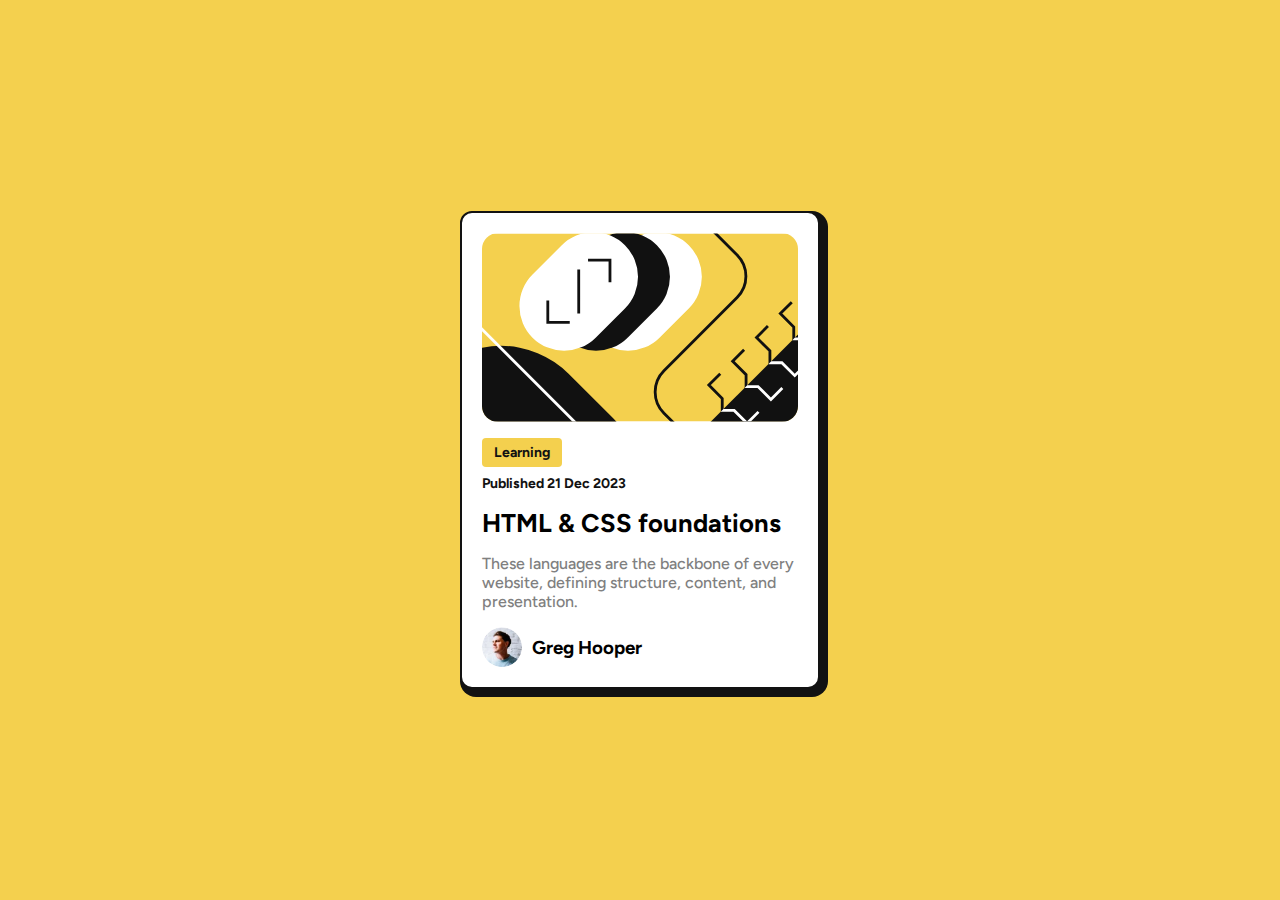
<file: blog-preview-card-main/index.html>
<!DOCTYPE html>
<html lang="en">
<head>
  <meta charset="UTF-8">
  <meta name="viewport" content="width=device-width, initial-scale=1.0"> 

  <link rel="icon" type="image/png" sizes="32x32" href="./assets/images/favicon-32x32.png">
  <link rel="stylesheet" href="style.css">
  <link rel="preconnect" href="https://fonts.googleapis.com">
<link rel="preconnect" href="https://fonts.gstatic.com" crossorigin>
<link href="https://fonts.googleapis.com/css2?family=Figtree:ital,wght@0,300..900;1,300..900&display=swap" rel="stylesheet">
  <title>Frontend Mentor | Blog preview card</title>

  
</head>
<body>
  <div class="card-container">
    <img src="./assets/images/illustration-article.svg" alt="">
    <div class="decsription">
      <h1 class="title">Learning</h1>
      <h1>Published 21 Dec 2023</h1>
    </div>
    <h1 class="heading">
      HTML & CSS foundations
    </h1>
    <p>  These languages are the backbone of every website, defining structure, content, and presentation.</p>
    <div class="avatar-container">
      <img src="./assets/images/image-avatar.webp" alt="">
      <h3>
        Greg Hooper
      </h3>
    </div>
  </div>

</body>
</html>
</file>
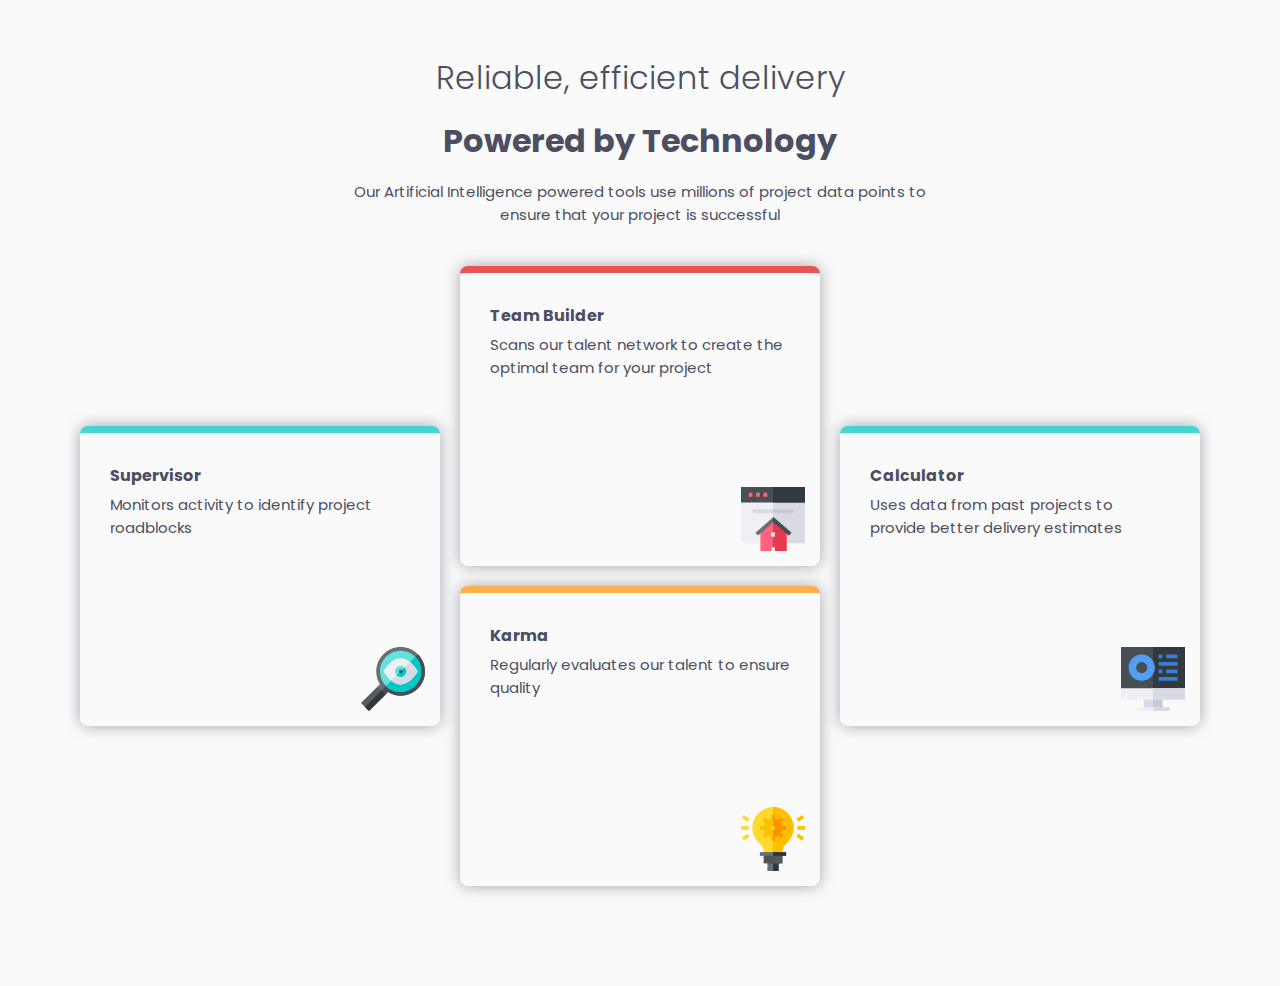
<file: four-card-feature-section-master/index.html>
<!DOCTYPE html>
<html lang="en">
  <head>
    <meta charset="UTF-8" />
    <meta name="viewport" content="width=device-width, initial-scale=1.0" />
    <!-- displays site properly based on user's device -->
    <link rel="stylesheet" href="style.css" />
    <link
      rel="icon"
      type="image/png"
      sizes="32x32"
      href="./images/favicon-32x32.png"
    />
    <link rel="preconnect" href="https://fonts.googleapis.com" />
    <link rel="preconnect" href="https://fonts.gstatic.com" crossorigin />
    <link
      href="https://fonts.googleapis.com/css2?family=Poppins:ital,wght@0,100;0,200;0,300;0,400;0,500;0,600;0,700;0,800;0,900;1,100;1,200;1,300;1,400;1,500;1,600;1,700;1,800;1,900&display=swap"
      rel="stylesheet"
    />
    <title>Frontend Mentor | Four card feature section</title>
  </head>
  <body>
    <main>
      <header>
        <h2>Reliable, efficient delivery</h2>
        <h1>Powered by Technology</h1>
        <p>
          Our Artificial Intelligence powered tools use millions of project data
          points to ensure that your project is successful
        </p>
      </header>
      <section>
        <div class="card">
          <h4>Supervisor</h4>
          <p>Monitors activity to identify project roadblocks</p>
          <svg xmlns="http://www.w3.org/2000/svg" width="64" height="64">
            <g fill="none">
              <path
                fill="#676E74"
                d="M56.842 7.158c-9.526-9.563-24.902-9.525-34.428 0-8.025 8.026-9.45 20.44-3.525 30.003l-2.513 2.55-1.356 6.144 4.214 4.214 5.093-2.408 2.512-2.55a24.254 24.254 0 0030.003-3.525c9.563-9.526 9.525-24.902 0-34.428z"
              />
              <path
                fill="#474F54"
                d="M24.327 47.661l2.512-2.55a24.254 24.254 0 0030.003-3.525c9.563-9.526 9.525-24.902 0-34.428l-40.26 40.26 2.652 2.651 5.093-2.408z"
              />
              <path
                fill="#64E1DC"
                d="M54.213 9.787a20.56 20.56 0 00-14.585-6.041C28.236 3.746 19 12.98 19 24.372a20.564 20.564 0 006.041 14.586 20.564 20.564 0 0014.586 6.04c11.392 0 20.626-9.234 20.626-20.626a20.56 20.56 0 00-6.041-14.585z"
              />
              <path
                fill="#00C8C8"
                d="M60.254 24.372a20.56 20.56 0 00-6.041-14.585l-29.17 29.17A20.564 20.564 0 0039.627 45c11.392 0 20.626-9.235 20.626-20.627z"
              />
              <path
                fill="#EFEFF4"
                d="M56.239 23.41c-.184-.307-2.98-4.914-7.281-8.368-2.63-2.113-5.822-3.796-9.33-3.796-9.242 0-16.314 11.669-16.61 12.165l-.576.961.575.961c.184.309 2.98 4.916 7.28 8.37 2.631 2.112 5.823 3.795 9.33 3.795 9.243 0 16.315-11.668 16.612-12.165l.574-.96-.574-.962z"
              />
              <path
                fill="#DADAE5"
                d="M56.239 25.333l.574-.96-.574-.962c-.184-.308-2.98-4.915-7.281-8.369l-18.66 18.66c2.63 2.113 5.822 3.796 9.33 3.796 9.242 0 16.314-11.668 16.61-12.165z"
              />
              <path
                fill="#64E1DC"
                d="M43.604 20.396a5.607 5.607 0 00-3.976-1.65 5.632 5.632 0 00-5.626 5.626c0 1.551.631 2.958 1.65 3.976a5.609 5.609 0 003.976 1.65 5.632 5.632 0 005.625-5.626c0-1.55-.63-2.957-1.649-3.976z"
              />
              <path
                fill="#00C8C8"
                d="M45.253 24.372c0-1.55-.63-2.957-1.649-3.976l-7.952 7.952a5.608 5.608 0 003.976 1.65 5.632 5.632 0 005.625-5.626z"
              />
              <path
                fill="#676E74"
                d="M40.954 23.046a1.876 1.876 0 10-1.326 3.2 1.876 1.876 0 001.326-3.2z"
              />
              <path
                fill="#474F54"
                d="M41.503 24.372c0-.517-.21-.986-.55-1.326l-2.65 2.652a1.876 1.876 0 003.2-1.326z"
              />
              <path
                fill="#575C60"
                d="M20.333 43.667l-3.957-3.957L0 56.049l3.975 3.976L7.951 64l16.376-16.339z"
              />
              <path
                fill="#333637"
                d="M24.327 47.661l-3.994-3.994L3.975 60.025 7.951 64z"
              />
            </g>
          </svg>
        </div>
        <div class="card">
          <h4>Team Builder</h4>
          <p>
            Scans our talent network to create the optimal team for your project
          </p>
          <svg xmlns="http://www.w3.org/2000/svg" width="64" height="64">
            <g fill="none">
              <path
                fill="#EFEFF4"
                d="M64 14.454v41.788H0V14.454l3.75-3.787h56.5z"
              />
              <path fill="#DADAE5" d="M64 14.454v41.788H32V10.667h28.25z" />
              <path fill="#474F54" d="M0 0h64v15.515H0z" />
              <path fill="#32393F" d="M32 0h32v15.515H32z" />
              <g fill="#FF637B">
                <path
                  d="M7.758 5.818h3.685v3.879H7.758zM15.128 5.818h3.685v3.879h-3.685zM22.497 5.818h3.685v3.879h-3.685z"
                />
              </g>
              <path
                fill="#FF637B"
                d="M45.576 42.245V64H34.355v-3.71h-3.74V64H19.394V42.245l11.37-9.275h3.105z"
              />
              <path fill="#DADAE5" d="M11.636 22.303h41.697v3.879H11.636z" />
              <path fill="#C9C9D3" d="M32 22.303h20.364v3.879H32z" />
              <path
                fill="#E63950"
                d="M45.576 42.245V64H33.939v-3.71H32V32.97h1.435z"
              />
              <path fill="#EFEFF4" d="M30.061 45.576h3.878v3.879h-3.878z" />
              <path fill="#DADAE5" d="M32 45.576h1.939v3.879H32z" />
              <path
                fill="#676E74"
                d="M50.424 45.779l-2.452 2.706-15.487-13.526-15.488 13.526-2.452-2.706 17.94-15.718z"
              />
              <path
                fill="#474F54"
                d="M32 30.061l18.424 15.718-2.518 2.706L32 34.959z"
              />
            </g>
          </svg>
        </div>
        <div class="card">
          <h4>Karma</h4>
          <p>Regularly evaluates our talent to ensure quality</p>
          <svg xmlns="http://www.w3.org/2000/svg" width="64" height="64">
            <g fill="none">
              <path fill="#676E74" d="M26.375 52.625h11.25V64h-11.25z" />
              <path fill="#333637" d="M32 52.625h5.625V64H32z" />
              <path fill="#4C545A" d="M22.625 47h18.75v9.375h-18.75z" />
              <path fill="#52585C" d="M32 47h9.375v9.375H32z" />
              <path
                fill="#FFDA2D"
                d="M45.012 36.725c-2.325 1.913-3.637 4.612-3.637 7.425V47h-18.75v-2.85c0-2.85-1.238-5.512-3.3-7.125-5.062-3.938-7.95-9.862-7.95-16.275a20.585 20.585 0 017.613-16.013C22.7 1.737 27.238 0 32 0c1.462 0 2.962.15 4.425.45 8.1 1.688 14.475 8.45 15.9 16.663 1.275 7.5-1.425 14.85-7.313 19.612z"
              />
              <path
                fill="#FDBF00"
                d="M45.012 36.725c-2.325 1.913-3.637 4.612-3.637 7.425V47H32V0c1.462 0 2.962.15 4.425.45 8.1 1.688 14.475 8.45 15.9 16.663 1.275 7.5-1.425 14.85-7.313 19.612z"
              />
              <path fill="#676E74" d="M18.875 45.125h26.25v3.75h-26.25z" />
              <path
                fill="#FF9100"
                d="M39.956 10.143l2.651 2.651-3.979 3.978-2.651-2.651z"
              />
              <path
                fill="#FDBF00"
                d="M25.372 24.727l2.651 2.651-3.979 3.979-2.651-2.651zM30.125 28.25h3.75v5.625h-3.75z"
              />
              <path
                fill="#FF9100"
                d="M38.628 24.727l3.979 3.979-2.651 2.651-3.979-3.979zM39.5 18.875h5.625v3.75H39.5z"
              />
              <path
                fill="#FDBF00"
                d="M24.044 10.143l3.979 3.979-2.651 2.65-3.979-3.978zM18.875 18.875H24.5v3.75h-5.625zM30.125 7.625h3.75v5.625h-3.75z"
              />
              <g fill="#FFDA2D">
                <path
                  d="M0 18.875h7.625v3.75H0zM6.585 14.81l-5.75-3.75 2.08-3.12 5.75 3.75zM2.915 33.56l-2.08-3.12 5.75-3.75 2.08 3.12z"
                />
              </g>
              <path
                fill="#FDBF00"
                d="M56.375 18.875H64v3.75h-7.625zM61.085 33.56l-5.75-3.75 2.08-3.12 5.75 3.75zM57.415 14.81l-2.08-3.12 5.75-3.75 2.08 3.12z"
              />
              <path
                fill="#FF9100"
                d="M32 7.625h1.875v5.625H32zM32 28.25h1.875v5.625H32z"
              />
              <path fill="#333637" d="M32 45.125h13.125v3.75H32z" />
              <path
                fill="#FDBF00"
                d="M32 11.375c-5.175 0-9.375 4.2-9.375 9.375s4.2 9.375 9.375 9.375 9.375-4.2 9.375-9.375-4.2-9.375-9.375-9.375z"
              />
              <path
                fill="#FF9100"
                d="M32 30.125v-18.75c5.175 0 9.375 4.2 9.375 9.375s-4.2 9.375-9.375 9.375z"
              />
              <path fill="#FFDA2D" d="M30.125 18.875h3.75v3.75h-3.75z" />
              <path fill="#FDBF00" d="M32 18.875h1.875v3.75H32z" />
            </g>
          </svg>
        </div>
        <div class="card">
          <h4>Calculator</h4>
          <p>
            Uses data from past projects to provide better delivery estimates
          </p>
          <svg xmlns="http://www.w3.org/2000/svg" width="64" height="64">
            <g fill="none">
              <path
                fill="#474F54"
                d="M64 0v41.25l-3.75 3.875H3.75L0 41.25V0z"
              />
              <path fill="#32393F" d="M64 0v41.25l-3.75 3.875H32V0z" />
              <path fill="#DADAE5" d="M22.625 50.875h18.75v11.25h-18.75z" />
              <path fill="#C9C9D3" d="M32 50.875h9.375v11.25H32z" />
              <path fill="#EFEFF4" d="M0 41.25h64v11.5H0z" />
              <path fill="#DADAE5" d="M32 41.25h32v11.5H32z" />
              <path fill="#EFEFF4" d="M15.125 60.25h33.75V64h-33.75z" />
              <path fill="#DADAE5" d="M32 60.25h16.875V64H32z" />
              <path
                fill="#549EF2"
                d="M20.75 7.5c-7.236 0-13.125 5.889-13.125 13.125S13.514 33.75 20.75 33.75s13.125-5.889 13.125-13.125S27.986 7.5 20.75 7.5zm0 18.75a5.631 5.631 0 01-5.625-5.625A5.631 5.631 0 0120.75 15a5.631 5.631 0 015.625 5.625 5.631 5.631 0 01-5.625 5.625z"
              />
              <g fill="#377FD2">
                <path
                  d="M45.125 7.5H56.5v3.75H45.125zM37.625 7.5h3.75v3.75h-3.75zM45.125 22.5H56.5v3.75H45.125zM37.625 22.5h3.75v3.75h-3.75zM37.625 15H56.5v3.75H37.625zM37.625 30H56.5v3.75H37.625z"
                />
              </g>
            </g>
          </svg>
        </div>
      </section>
    </main>
  </body>
</html>
</file>
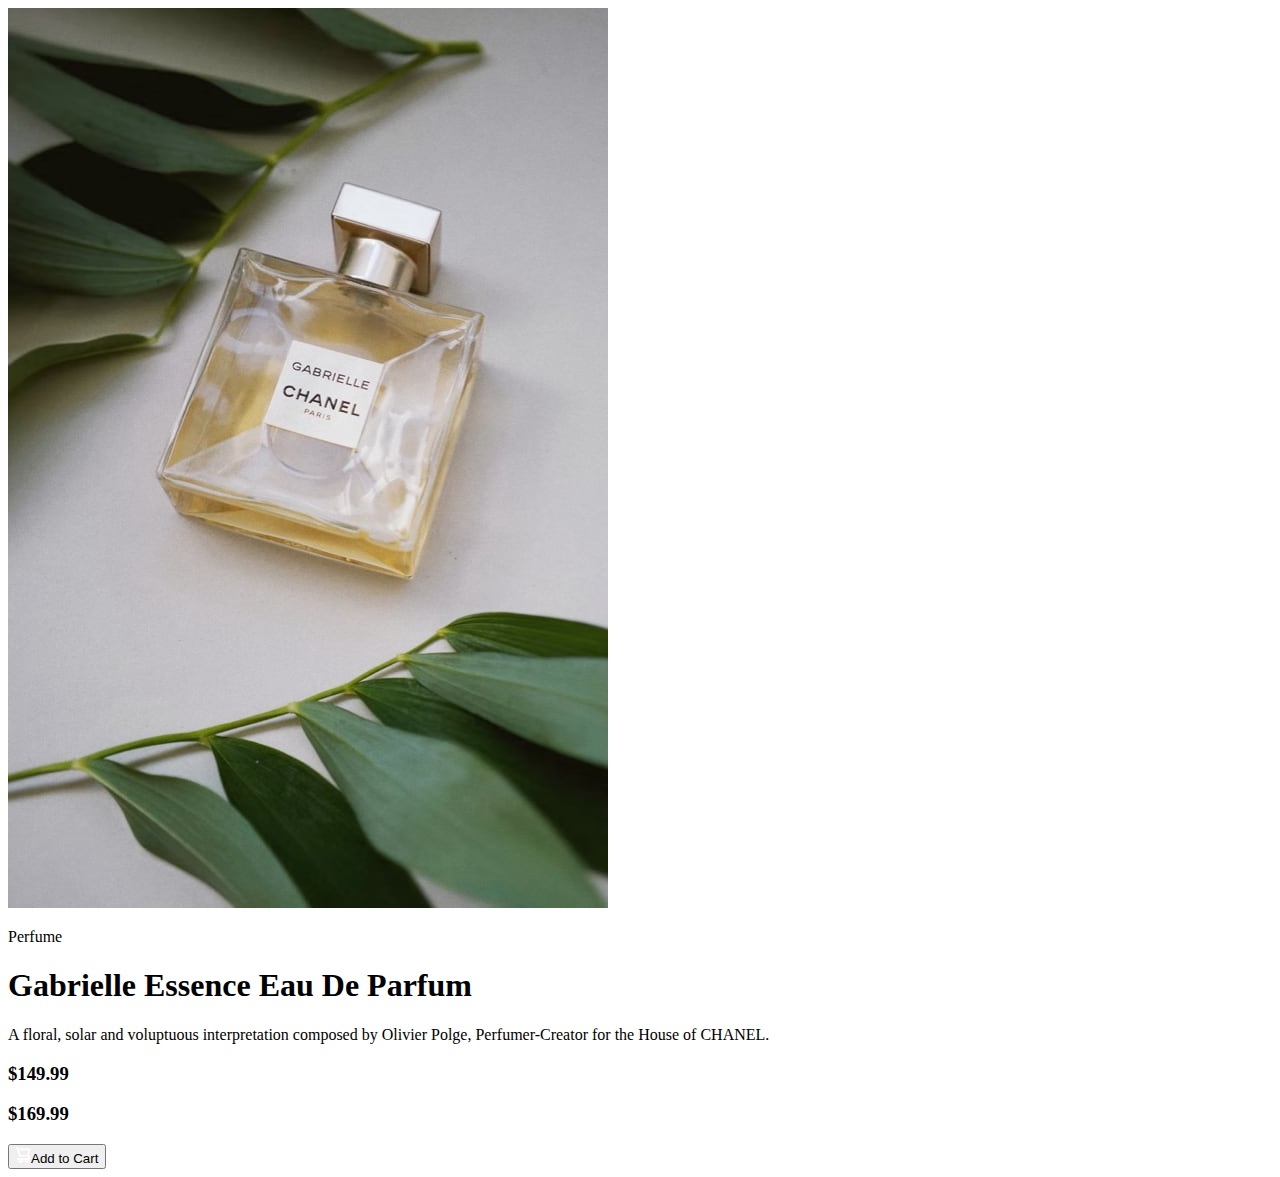
<file: product-preview-card-component-main/index.html>
<!DOCTYPE html>
<html lang="en">
<head>
  <meta charset="UTF-8">
  <meta name="viewport" content="width=device-width, initial-scale=1.0"> <!-- displays site properly based on user's device -->
  <link rel="preconnect" href="https://fonts.googleapis.com">
<link rel="preconnect" href="https://fonts.gstatic.com" crossorigin>
<link href="https://fonts.googleapis.com/css2?family=Fraunces:ital,opsz,wght@0,9..144,100..900;1,9..144,100..900&family=Montserrat:ital,wght@0,100..900;1,100..900&display=swap" rel="stylesheet">
  <link rel="icon" type="image/png" sizes="32x32" href="./images/favicon-32x32.png">
  <link rel="stylesheet" href="Desktop.css">
  <link rel="stylesheet" href="Mobile.css">
  <title>Frontend Mentor | Product preview card component</title>

</head>
<body>
  <div class="card-container">
    <img src="./images/image-product-desktop.jpg" alt="images">
    <div class="detail-container">
      <p class="perfume">
        Perfume
      </p>
      <h1>
        Gabrielle Essence Eau De Parfum
      </h1>
      <p>
        A floral, solar and voluptuous interpretation composed by Olivier Polge, 
        Perfumer-Creator for the House of CHANEL.
      </p>
      <div class="price">
        <h3 class="actual-price">$149.99</h3>
      <h3 class="not-price">$169.99</h3>
      </div>
      <button><span><svg width="15" height="16" xmlns="http://www.w3.org/2000/svg"><path d="M14.383 10.388a2.397 2.397 0 0 0-1.518-2.222l1.494-5.593a.8.8 0 0 0-.144-.695.8.8 0 0 0-.631-.28H2.637L2.373.591A.8.8 0 0 0 1.598 0H0v1.598h.983l1.982 7.4a.8.8 0 0 0 .799.59h8.222a.8.8 0 0 1 0 1.599H1.598a.8.8 0 1 0 0 1.598h.943a2.397 2.397 0 1 0 4.507 0h1.885a2.397 2.397 0 1 0 4.331-.376 2.397 2.397 0 0 0 1.12-2.021ZM11.26 7.99H4.395L3.068 3.196h9.477L11.26 7.991Zm-6.465 6.392a.8.8 0 1 1 0-1.598.8.8 0 0 1 0 1.598Zm6.393 0a.8.8 0 1 1 0-1.598.8.8 0 0 1 0 1.598Z" fill="#FFF"/></svg></span><span>Add to Cart</span></button>
    </div>
  </div>

</body>
</html>
</file>
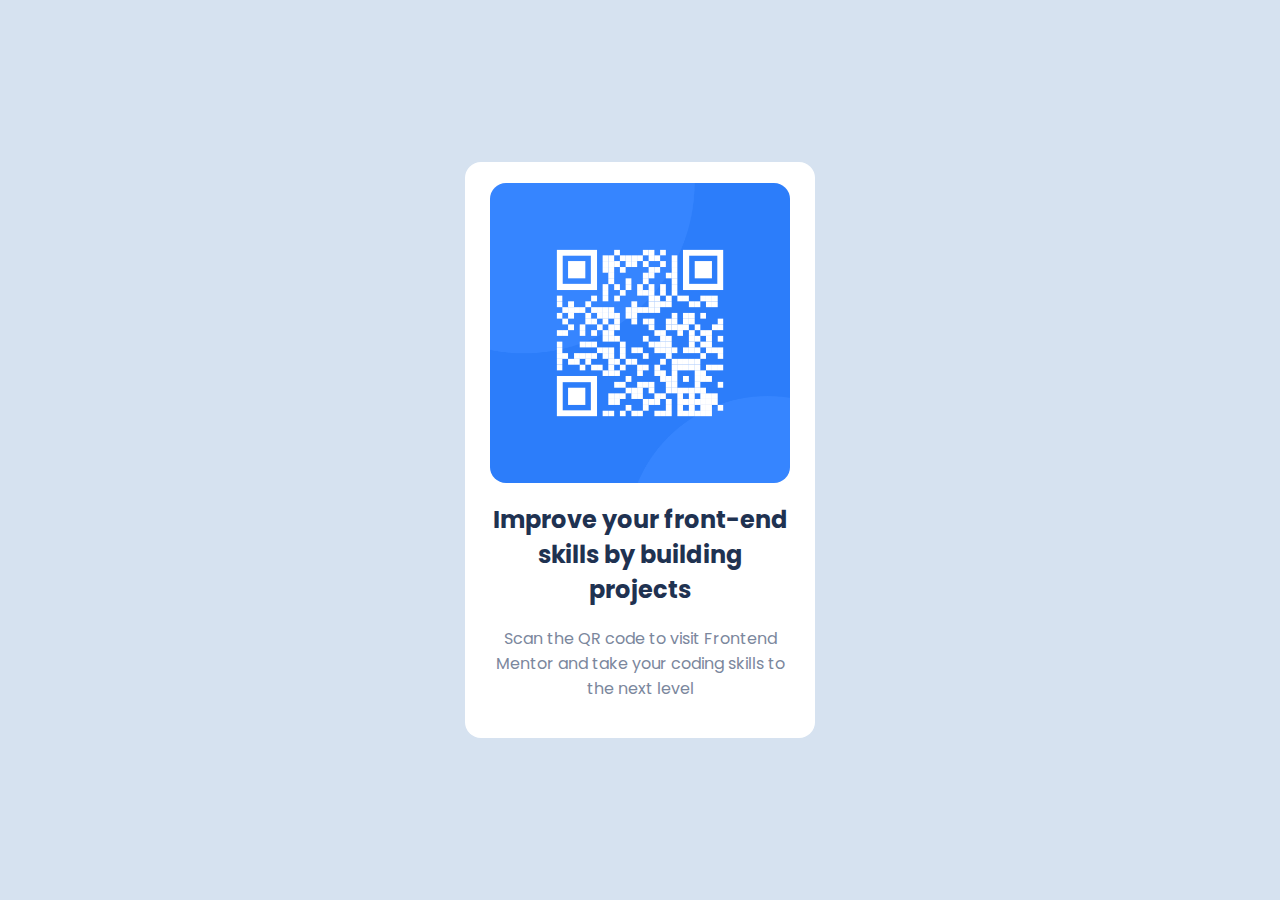
<file: qr-code-component-main/index.html>
<!DOCTYPE html>
<html lang="en">
  <head>
    <meta charset="UTF-8" />
    <meta name="viewport" content="width=device-width, initial-scale=1.0" />
    <!-- displays site properly based on user's device -->

    <link
      rel="icon"
      type="image/png"
      sizes="32x32"
      href="./images/favicon-32x32.png"
    />
    <link rel="preconnect" href="https://fonts.googleapis.com" />
    <link rel="preconnect" href="https://fonts.gstatic.com" crossorigin />
    <link
      href="https://fonts.googleapis.com/css2?family=Poppins:ital,wght@0,100;0,200;0,300;0,400;0,500;0,600;0,700;0,800;0,900;1,100;1,200;1,300;1,400;1,500;1,600;1,700;1,800;1,900&display=swap"
      rel="stylesheet"
    />
    <title>Frontend Mentor | QR code component</title>

    <style>
      *{
        margin: 0;
        padding: 0;
        box-sizing: border-box;
        font-family: "Poppins";
      }
      body{
        height: 100vh;
        width: 100vw;
        background: hsl(212, 45%, 89%);
        display: flex;
        align-items: center;
        justify-content: center;
        margin: auto;
      }
      .container{
        display: flex;
        flex-direction: column;
        gap: 1.2rem;
        border-radius:1rem;
        background: #fff;
        align-items: center;
        justify-content: center;
        padding: 1.3rem;
        width: 350px;
      }
      h1{
        font-size: 1.5rem;
        text-align: center;
        color: hsl(218, 44%, 22%);
      }
      p{
        color: hsl(220, 15%, 55%);
        padding-bottom: 1rem;
        text-align: center;
      }
      img{
        width: 300px;
        border-radius: 1rem;
      }
    </style>
  </head>
  <body>
    <div class="container">
      <img src="./images/image-qr-code.png" alt="" />

      <h1>Improve your front-end skills by building projects</h1>

      <p>
        Scan the QR code to visit Frontend Mentor and take your coding skills to
        the next level
      </p>
    </div>
  </body>
</html>
</file>
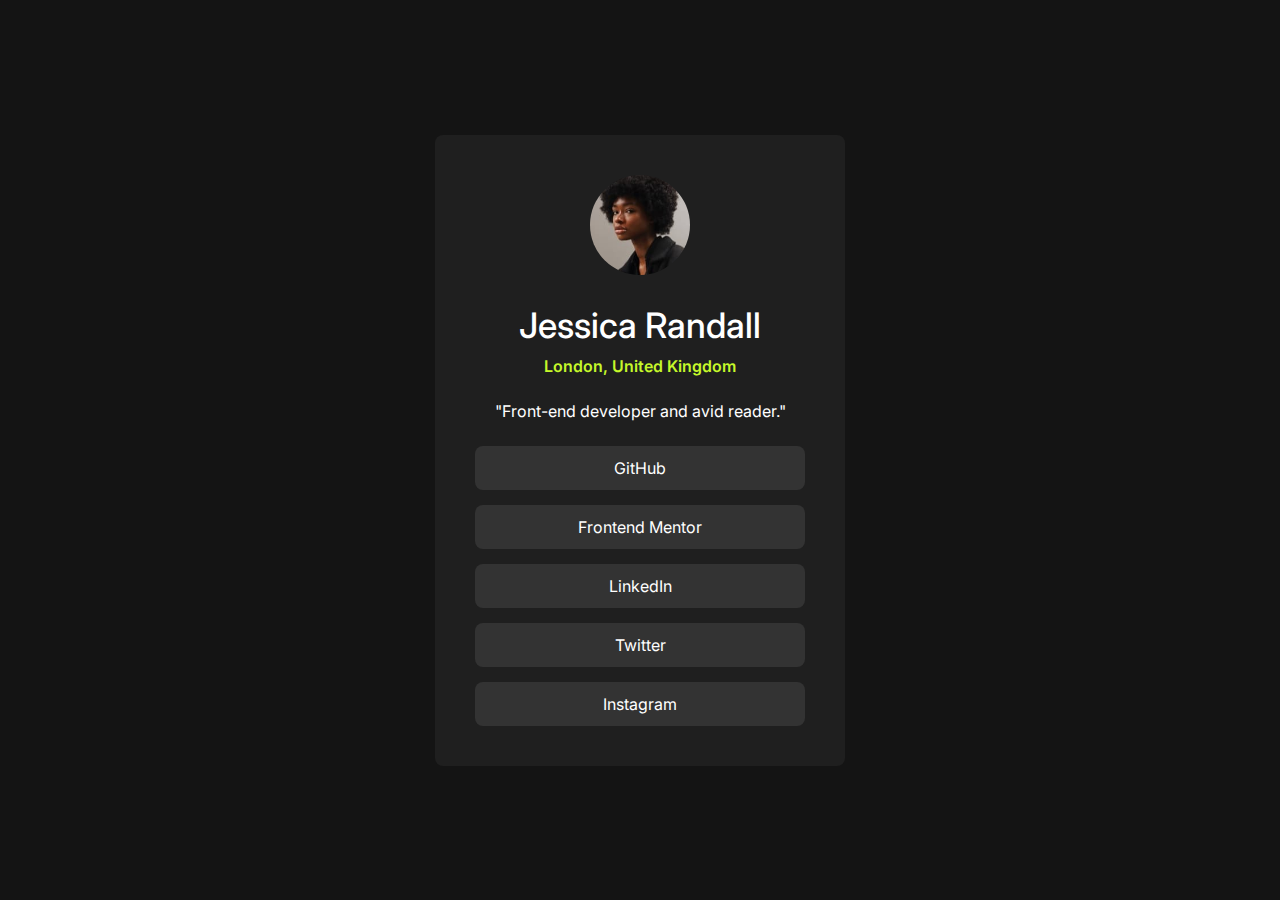
<file: social-links-profile-main/index.html>
<!DOCTYPE html>
<html lang="en">

<head>
  <meta charset="UTF-8">
  <meta name="viewport" content="width=device-width, initial-scale=1.0">
  <!-- displays site properly based on user's device -->

  <link rel="icon" type="image/png" sizes="32x32" href="./assets/images/favicon-32x32.png">
  <link rel="preconnect" href="https://fonts.googleapis.com">
  <link rel="preconnect" href="https://fonts.gstatic.com" crossorigin>
  <link href="https://fonts.googleapis.com/css2?family=Inter:wght@100..900&display=swap" rel="stylesheet">
  <title>Frontend Mentor | Social links profile</title>
  <link rel="stylesheet" href="style.css">
</head>

<body>
 <div class="card-container">
  <div class="image">
    <img src="./assets/images/avatar-jessica.jpeg" alt="">
  </div>
  <div class="intro">
    <h1 class="name">
      Jessica Randall
    </h1>
    <h2 class="address">
      London, United Kingdom
    </h2>
  </div>
  <div class="skills-detail">
    <p class="detail">
      "Front-end developer and avid reader."
    </p>
  </div>
  <div class="links">
    <ul class="link-lists">
      <li class="link-items">
        GitHub
      </li>
      <li class="link-items">
        Frontend Mentor
      </li>
      <li class="link-items">
        LinkedIn
      </li>
      <li class="link-items">
        Twitter
      </li>
      <li class="link-items">
        Instagram
      </li>
    </ul>
  </div>
 </div>

</body>

</html>
</file>
<file: blog-preview-card-main/style.css>
*{
    margin: 0;
    padding: 0;
    box-sizing: border-box;
    font-family: figtree;
}
body{
    height: 100vh;
    width: 100vw;
    background: hsl(47, 88%, 63%);
    display: flex;
    align-items: center;
    justify-content:center ;
}
.card-container{
    background: hsl(0, 0%, 100%);
    width: 360px;
    display: flex;
    align-items: start;
    justify-content: start;
    gap: 16px;
    border-radius: 12px;
    flex-direction: column;
    padding: 20px;
    border: 2px solid hsl(0, 0%, 7%);
    box-shadow: 4px 4px 0 4px hsl(0, 0%, 7%);
    cursor: pointer;
    transition: all ease 0.6s ;
}
.card-container:hover{
    box-shadow: 8px 8px 0 8px hsl(0, 0%, 7%);
}
.decsription{
    display: flex;
    align-items: start;
    flex-direction: column;
    justify-content: center;
    gap: 8px;
}
.decsription h1{
    font-size: 14px;
    color: hsl(0, 0%, 7%);
}
.decsription .title{
    font-size: 14px;
    padding: 6px 8px ;
    border-radius: 4px;
    background: hsl(47, 88%, 63%);
    width: 80px;
    text-align: center;
    
}
.card-container img{
    border-radius: 16px;
    width: 100%;
}
.card-container .heading{
    font-size: 1.6rem;
}
.card-container p{
    color:hsl(0, 0%, 50%);
    font-weight: 500;
}
.avatar-container{
    display: flex;
    align-items: center;
    justify-content: start;
    gap: 10px;
}
.avatar-container img{
    height: 40px;
    width: 40px;
    border-radius: 50%;
}
</file>
<file: four-card-feature-section-master/style.css>
@media only screen and (min-width: 1200px) {
    *{
        margin: 0;
        padding: 0;
        box-sizing: border-box;
    }
    :root{
    ---Red: hsl(0, 78%, 62%);
    ---Cyan: hsl(180, 62%, 55%);
    ---Orange: hsl(34, 97%, 64%);
    ---Blue: hsl(212, 86%, 64%);
    ---Very-Dark-Blue: hsl(234, 12%, 34%);
    ---Grayish-Blue: hsl(229, 6%, 66%);
    ---Very-Light-Gray: hsl(0, 0%, 98%);
    }
    p{
        font-size: 15px;
    }
    body{
        font-family: "Poppins";
        background: var(---Very-Light-Gray);
        display: flex;
        height: 100vh;
        width: 100vw;
        margin: auto;
        align-items: center;
        justify-content: center;
        color: var(---Very-Dark-Blue);
        
    }
    main{
        display: flex;
        flex-direction: column;
        align-items: center;
        justify-content: center;
        padding: 100px;
    }
    header{
        display: flex;
        flex-direction: column;
        align-items: center;
        justify-content: center;
        width: 60%;
        gap: 15px;
        padding: 40px;
    }
    header h2{
        font-size: 2rem;
        font-weight: 300;
    }
    header p{
        font-size: 15px;
        text-align: center;
    }
    section{
        display: grid;
        grid-template-columns: auto auto auto;
        place-items: center;
        gap: 20px;
    }
    .card{
        display: flex;
        align-items: start;
        flex-direction: column;
        gap: 5px;
        width: 360px;
        padding: 30px;
        background: var(---Very-Light-Gray);
        box-shadow: 0px 0px 15px var(---Grayish-Blue);
        border-radius: 8px;
        height: 300px;
        position: relative;
    }
    .card:nth-child(1){
        border-top: 7px solid var(---Cyan);
        grid-row: 1 / span 2;
    }
    .card:nth-child(2){
        border-top: 7px solid var(---Red);
        grid-row: 1 / span 1;
    }
    .card:nth-child(4){
        border-top: 7px solid var(---Cyan);
        grid-row: 1 / span 2;
    }
    .card:nth-child(3){
        border-top: 7px solid var(---Orange);
    }
    .card svg{
        position: absolute;
        bottom: 15px;
        right: 15px;
    }
}
@media only screen and (max-width: 600px) {
    *{
        margin: 0;
        padding: 0;
        box-sizing: border-box;
        font-family: "Poppins";
    }
    :root{
        ---Red: hsl(0, 78%, 62%);
        ---Cyan: hsl(180, 62%, 55%);
        ---Orange: hsl(34, 97%, 64%);
        ---Blue: hsl(212, 86%, 64%);
        ---Very-Dark-Blue: hsl(234, 12%, 34%);
        ---Grayish-Blue: hsl(229, 6%, 66%);
        ---Very-Light-Gray: hsl(0, 0%, 98%);
        }
        p{
            font-size: 15px;
        }
        body{
            font-family: "Poppins";
            background: var(---Very-Light-Gray);
            display: flex;
            min-height: 100vh;
            width: 100vw;
            align-items: center;
            justify-content: center;
            color: var(---Very-Dark-Blue);
            
        }
        main{
            display: flex;
            flex-direction: column;
            align-items: center;
            justify-content: center;
            padding: 35px;
            gap: 30px;
        }
        header{
            display: flex;
            flex-direction: column;
            align-items: center;
            justify-content: center;
            gap: 5px;
        }
        header h1{
            font-size: 1.7rem;
        }
        header h2{
            font-size: 1.7rem;
            font-weight: 300;
        }
        header p{
            font-size: 15px;
            text-align: center;
        }
    section{
        display: flex;
        flex-direction: column;
        gap: 30px;
    }
    .card{
        display: flex;
        align-items: start;
        flex-direction: column;
        gap: 5px;
        width: 340px;
        padding: 30px;
        background: var(---Very-Light-Gray);
        box-shadow: 0px 0px 15px var(---Grayish-Blue);
        border-radius: 8px;
        height: 300px;
        position: relative;
    }
    .card svg{
        position: absolute;
        bottom: 30px;
        right: 30px;
    }
    .card:nth-child(1){
        border-top: 7px solid var(---Cyan);
    }
    .card:nth-child(2){
        border-top: 7px solid var(---Red);
    }
    .card:nth-child(3){
        border-top: 7px solid var(---Orange);
    }
    .card:nth-child(4){
        border-top: 7px solid var(---Blue);
    }
    
}
</file>
<file: product-preview-card-component-main/Desktop.css>
@media screen and (min-width: 1440px) {
    *{
        margin: 0;
        padding: 0;
        box-sizing: border-box;
    }
    :root{
        ---Dark-cyan: hsl(158, 36%, 37%);
        ---Cream: hsl(30, 38%, 92%);
        ---Very-dark-blue: hsl(212, 21%, 14%);
        ---Dark-grayish-blue: hsl(228, 12%, 48%);
        ---White: hsl(0, 0%, 100%);
        ---Dark-cyan-2: hsl(158, 36%, 26%);
    }
    p{
        font-family: "Montserrat";
        color:var(---Very-dark-blue);
        font-size: 14px;
    }
    h1,h1{
        font-family: "Fraunces";
    }
    body{
        background: var(---Cream);
        display: flex;
        align-items: center;
        height: 100vh;
        width: 100vw;
        justify-content: center;
        margin: auto;
    }
    .perfume{
        text-transform: uppercase;
        letter-spacing: 4px;
    }
    .card-container{
        width: 550px;
        background: var(---White);
        border-radius: 15px;
        display: flex;
        align-items: center;
        overflow: hidden;
        height: 400px;
        justify-content: center;
    }
    .card-container img{
        height: 400px;
    }
    .detail-container{
        padding: 30px;
        display: flex;
        height: 100%;
        flex-direction: column;
        align-items: start;
        justify-content: space-between;
    }
    .price{
        display: flex;
        align-items: center;
        justify-content: space-between;
        gap: 40px;
    }
    .actual-price{
        font-size: 2rem;
        color: var(---Dark-cyan);
    }
    .not-price{
        text-decoration: line-through;
        color: var(---Dark-grayish-blue);
    }
    button{
        padding: 10px;
        text-align: center;
        display: flex;
        align-items: center;
        justify-content: center;
        gap: 10px;
        background: var(---Dark-cyan);
        color: var(---White);
        width: 100%;
        border: none;
        font-size: 1rem;
        border-radius: 10px;
        outline: none;
        transition: all ease 0.5s;
        cursor: pointer;
    }
    button:hover{
        background: var(---Dark-cyan-2);
    }
  }
</file>
<file: product-preview-card-component-main/Mobile.css>
@media (max-width: 480px) {
    *{
        margin: 0;
        padding: 0;
        box-sizing: border-box;
    }
    :root{
        ---Dark-cyan: hsl(158, 36%, 37%);
        ---Cream: hsl(30, 38%, 92%);
        ---Very-dark-blue: hsl(212, 21%, 14%);
        ---Dark-grayish-blue: hsl(228, 12%, 48%);
        ---White: hsl(0, 0%, 100%);
        ---Dark-cyan-2: hsl(158, 36%, 26%);
    }
    p{
        font-family: "Montserrat";
        color:var(---Very-grayish-blue);
        font-size: 14px;
    }
    h1,h1{
        font-family: "Fraunces";
    }
    body{
        background: var(---Cream);
        display: flex;
        align-items: center;
        height: 100vh;
        width: 100vw;
        justify-content: center;
        margin: auto;
    }
    .perfume{
        text-transform: uppercase;
        letter-spacing: 4px;
    }
    .card-container{
        width: 350px;
        background: var(---White);
        border-radius: 15px;
        display: flex;
        align-items: center;
        height: 600px;
        flex-direction: column;
        justify-content: center;
        overflow: hidden;
    }
    .card-container img{
        width: 450px;
        height: 250px;
        object-fit: cover;
    }
    .detail-container{
        padding: 30px;
        display: flex;
        height: 100%;
        flex-direction: column;
        align-items: start;
        justify-content: space-between;
    }
    .price{
        display: flex;
        align-items: center;
        justify-content: space-between;
        gap: 40px;
    }
    .actual-price{
        font-size: 2rem;
        color: var(---Dark-cyan);
    }
    .not-price{
        text-decoration: line-through;
        color: var(---Dark-grayish-blue);
    }
    button{
        padding: 10px;
        text-align: center;
        display: flex;
        align-items: center;
        justify-content: center;
        gap: 10px;
        background: var(---Dark-cyan);
        color: var(---White);
        width: 100%;
        border: none;
        font-size: 1rem;
        border-radius: 10px;
        outline: none;
        transition: all ease 0.5s;
        cursor: pointer;
    }
    button:hover{
        background: var(---Dark-cyan-2);
    }
  }
</file>
<file: social-links-profile-main/style.css>
*{
    margin: 0;
    padding: 0;
    box-sizing: border-box;
    font-family: "Inter", sans-serif;
    font-optical-sizing: auto;
}
:root{
    ---white:hsl(0, 0%, 100%);
    ---grey:hsl(0, 0%, 20%);
    ---darkGrey:hsl(0, 0%, 12%);
    ---offBlack:hsl(0, 0%, 8%);
    ---green:hsl(75, 94%, 57%);
    ---pfont:14px;
}
body{
    min-height: 100vh;
    width: 100vw;
    background: var(---offBlack);
    display: flex;
    align-items: center;
    justify-content: center;
    margin: auto;
    color: var(---white);
}
.card-container{
    display: flex;
    align-items: center;
    justify-content: center;
    gap: 25px;
    flex-direction: column;
    width: 410px;
    background: var(---darkGrey);
    padding: 40px;
    border-radius: 8px;
}
.intro{
    display: flex;
    flex-direction: column;
    align-items: center;
    justify-content: center;
    gap: 10px;
    font-weight: 500;
}
.name{
    font-weight: 500;
    font-size: 2.2rem;
}
.address{
    font-size: 1rem;
    font-weight: 600;
    color: var(---green);
}
.links{
    width: 100%;
}
.link-lists{
    display: flex;
    flex-direction: column;
    align-items: center;
    justify-content: center;
    gap: 15px;
    width: 100%;
    list-style: none;
}
.link-items{
    padding: 12px 26px;
    border-radius: 8px;
    background: var(---grey);
    width: 100%;
    text-align: center;
    transition: all 0.7s ease;
}
.link-items:hover{
    background: var(---green);
    color: var(---offBlack);
}
.image img{
    height: 100px;
    width: 100px;
    border-radius: 50%;
}
</file>
